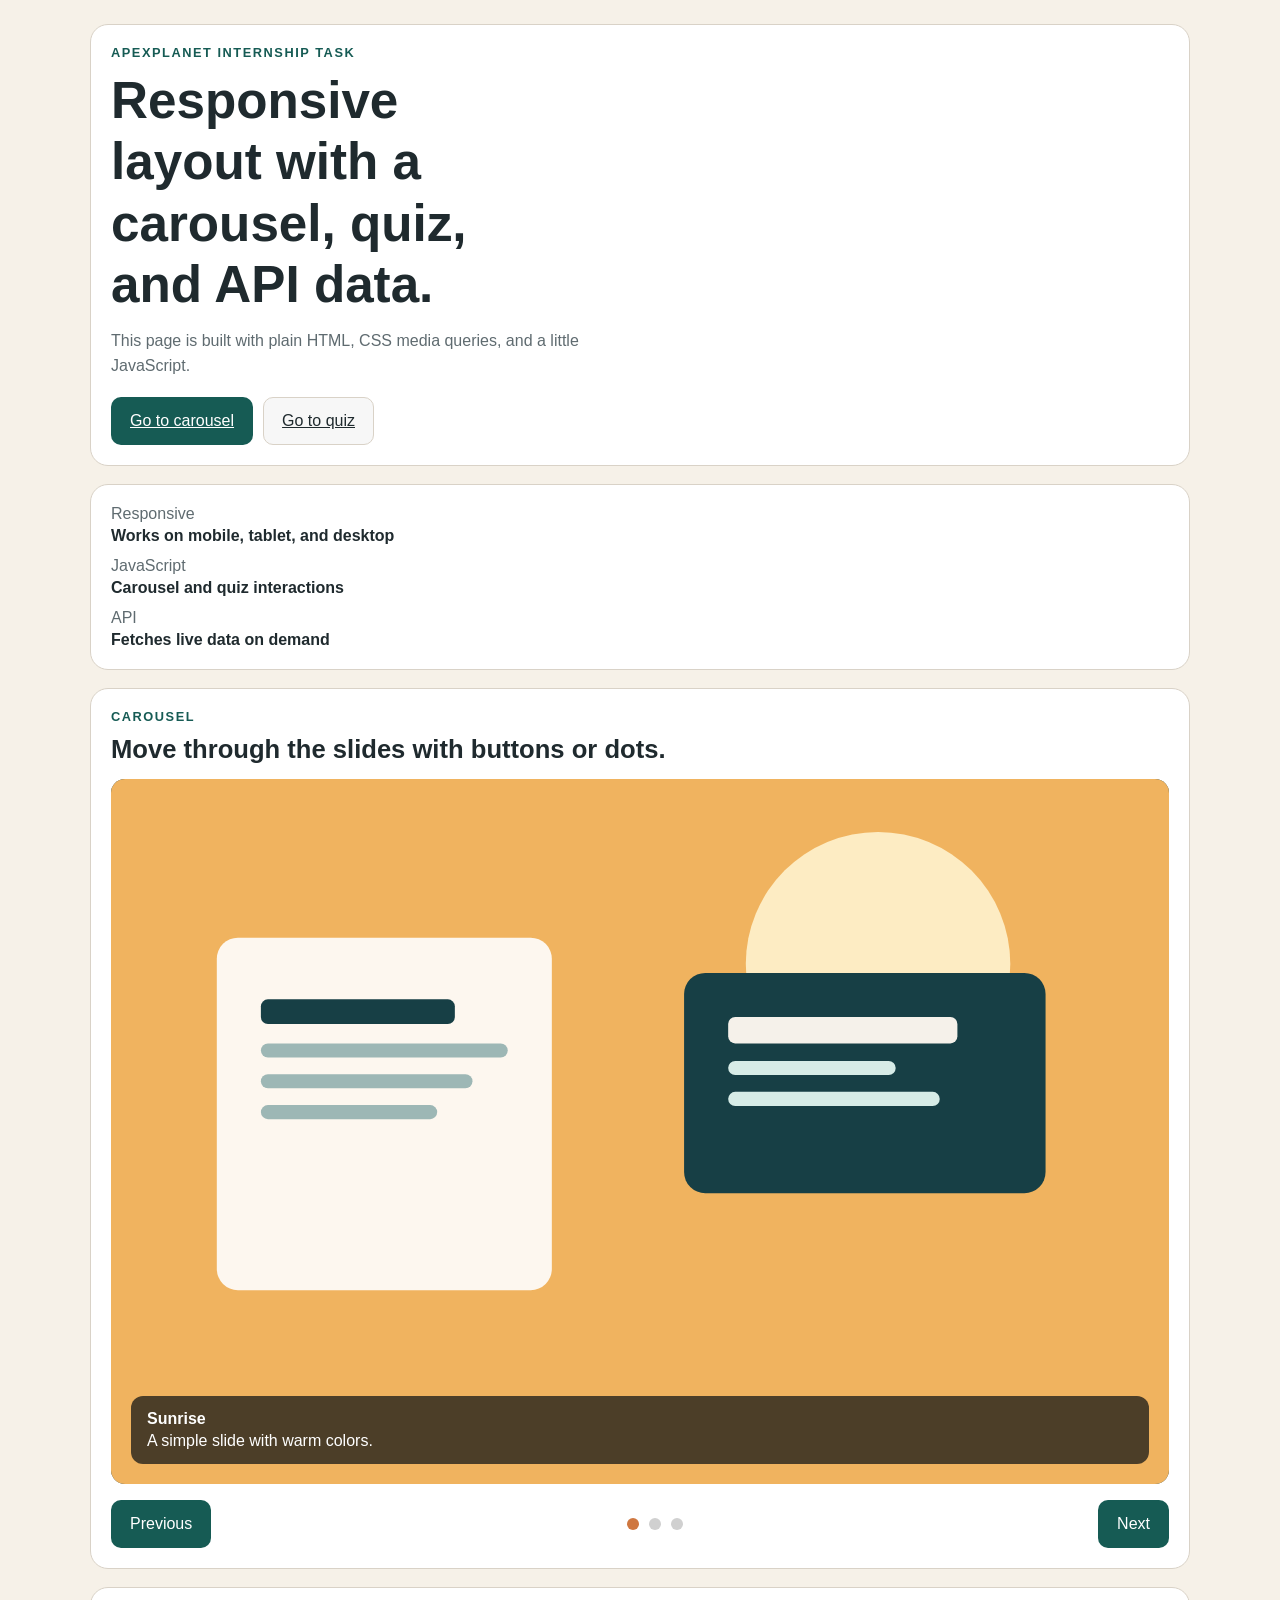
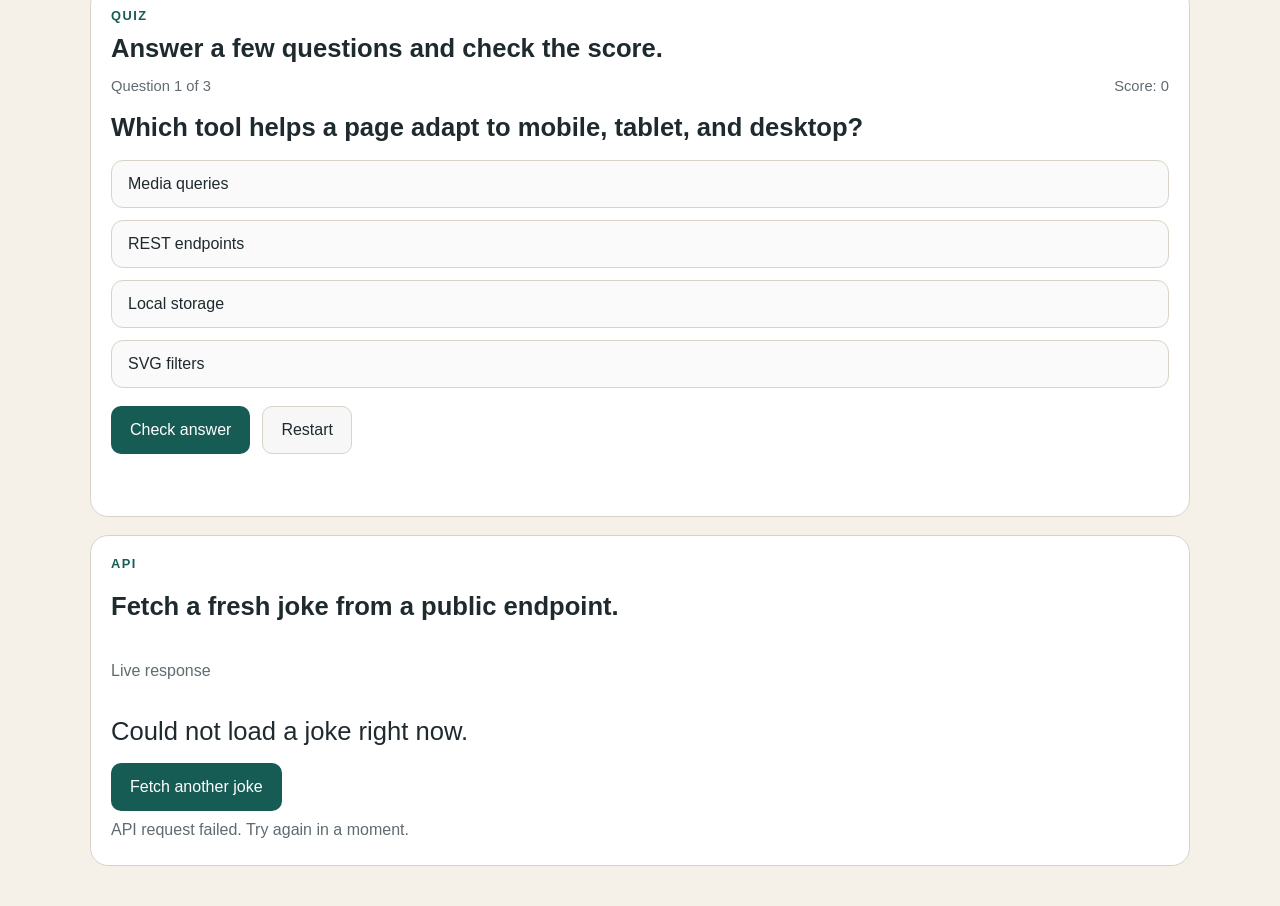
<file: Task_3/index.html>
<!DOCTYPE html>
<html lang="en">
<head>
  <meta charset="UTF-8" />
  <meta name="viewport" content="width=device-width, initial-scale=1.0" />
  <title>Task 3 | Responsive Page</title>
  <link rel="stylesheet" href="style.css" />
</head>
<body>
  <main class="page-shell">
    <header class="intro card">
      <p class="eyebrow">ApexPlanet Internship Task</p>
      <h1>Responsive layout with a carousel, quiz, and API data.</h1>
      <p class="lede">
        This page is built with plain HTML, CSS media queries, and a little JavaScript.
      </p>
      <div class="hero-actions">
        <a href="#carousel" class="primary-btn">Go to carousel</a>
        <a href="#quiz" class="secondary-btn">Go to quiz</a>
      </div>
    </header>

    <section class="card note-row">
      <div>
        <span class="small-label">Responsive</span>
        <strong>Works on mobile, tablet, and desktop</strong>
      </div>
      <div>
        <span class="small-label">JavaScript</span>
        <strong>Carousel and quiz interactions</strong>
      </div>
      <div>
        <span class="small-label">API</span>
        <strong>Fetches live data on demand</strong>
      </div>
    </section>

    <section class="grid">
      <article class="card" id="carousel">
        <p class="eyebrow">Carousel</p>
        <h2>Move through the slides with buttons or dots.</h2>
        <div class="carousel">
          <div class="carousel-stage" aria-live="polite">
            <img id="carouselImage" alt="Carousel slide" />
            <div class="carousel-caption">
              <strong id="carouselTitle"></strong>
              <p id="carouselDescription"></p>
            </div>
          </div>
          <div class="carousel-controls">
            <button id="prevSlide" type="button">Previous</button>
            <div class="dots" id="slideDots" aria-label="Carousel navigation"></div>
            <button id="nextSlide" type="button">Next</button>
          </div>
        </div>
      </article>

      <article class="card" id="quiz">
        <p class="eyebrow">Quiz</p>
        <h2>Answer a few questions and check the score.</h2>
        <div class="quiz" id="quizApp">
          <div class="quiz-meta">
            <span id="questionCounter"></span>
            <span id="scoreCounter"></span>
          </div>
          <h3 id="questionText"></h3>
          <div class="answers" id="answerList"></div>
          <div class="quiz-actions">
            <button id="quizNext" type="button">Check answer</button>
            <button id="quizRestart" type="button" class="ghost-btn">Restart</button>
          </div>
          <p id="quizFeedback" class="feedback"></p>
        </div>
      </article>

      <article class="card api-card" id="api">
        <p class="eyebrow">API</p>
        <h2>Fetch a fresh joke from a public endpoint.</h2>
        <p class="api-label">Live response</p>
        <blockquote id="jokeText">Loading a fresh joke...</blockquote>
        <button id="refreshJoke" type="button">Fetch another joke</button>
        <p id="apiStatus" class="status"></p>
      </article>
    </section>
  </main>

  <script src="script.js"></script>
</body>
</html>
</file>
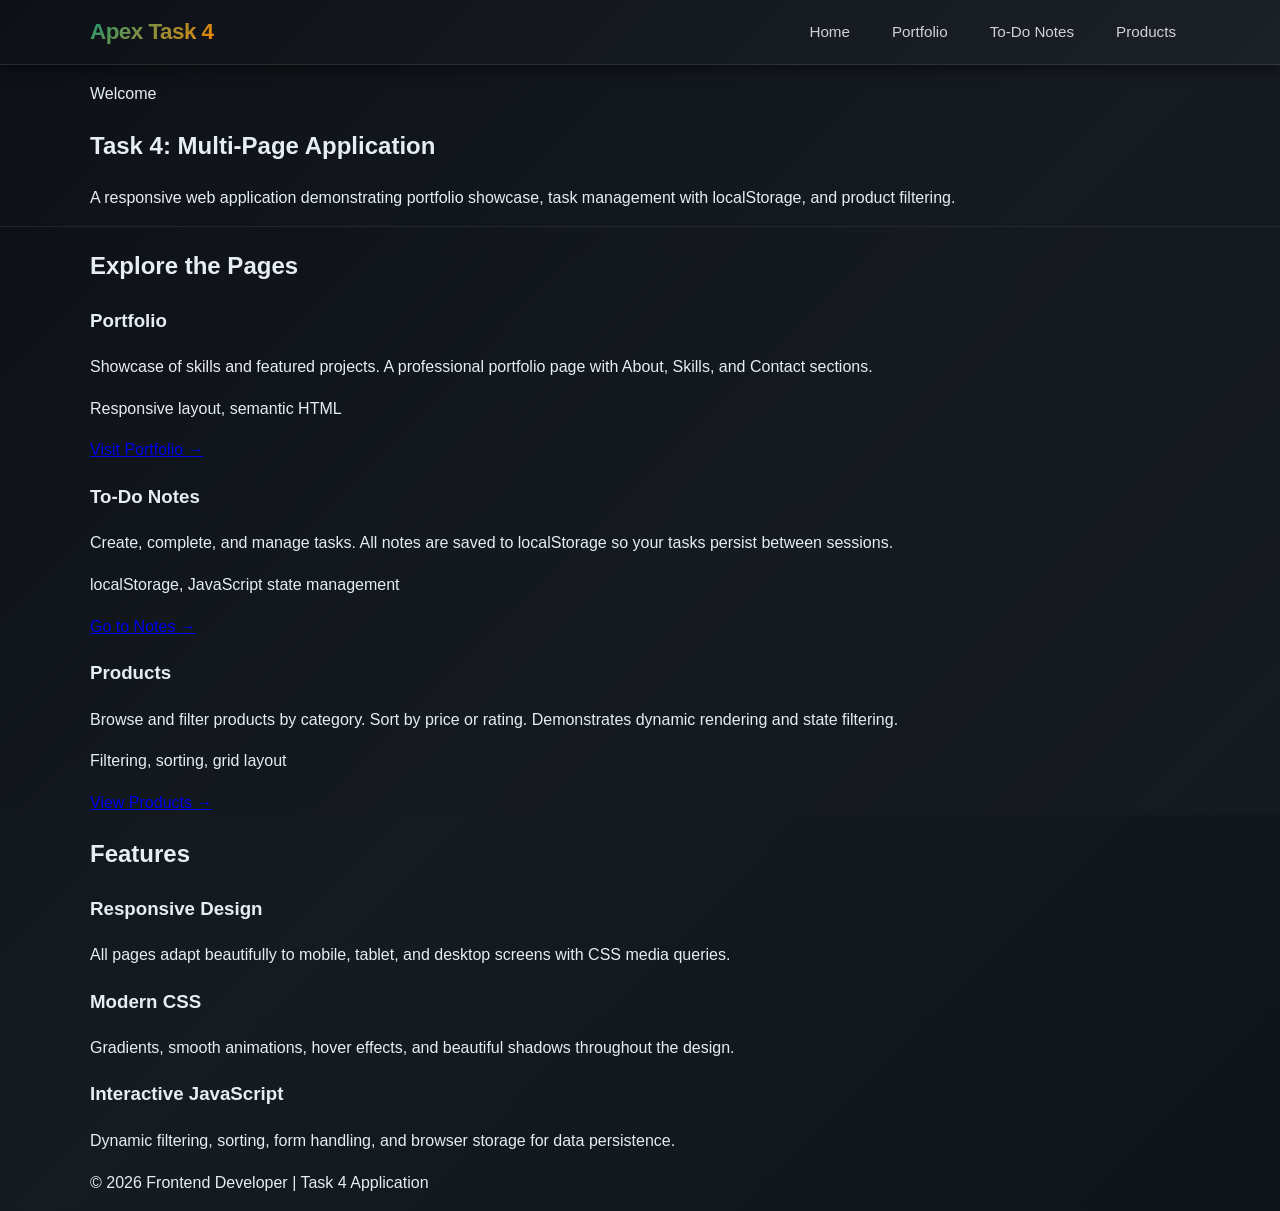
<file: Task_4/index.html>
<!DOCTYPE html>
<html lang="en">
<head>
  <meta charset="UTF-8" />
  <meta name="viewport" content="width=device-width, initial-scale=1.0" />
  <title>Task 4 | Home</title>
  <link rel="stylesheet" href="style.css" />
</head>
<body>
  <header class="site-header">
    <div class="container nav-wrap">
      <h1 class="logo">Apex Task 4</h1>
      <nav>
        <a href="index.html" class="active">Home</a>
        <a href="portfolio.html">Portfolio</a>
        <a href="notes.html">To-Do Notes</a>
        <a href="products.html">Products</a>
      </nav>
    </div>
  </header>

  <main>
    <section class="section">
      <div class="container">
        <p class="tag">Welcome</p>
        <h2>Task 4: Multi-Page Application</h2>
        <p class="lead">
          A responsive web application demonstrating portfolio showcase, task management with localStorage, and product filtering.
        </p>
      </div>
    </section>

    <section class="section alt">
      <div class="container">
        <h2>Explore the Pages</h2>
        <div class="portfolio-grid">
          <article class="card">
            <h3>Portfolio</h3>
            <p>
              Showcase of skills and featured projects. A professional portfolio page with About, Skills, and Contact sections.
            </p>
            <p class="meta">Responsive layout, semantic HTML</p>
            <a href="portfolio.html" class="btn-link">Visit Portfolio →</a>
          </article>

          <article class="card">
            <h3>To-Do Notes</h3>
            <p>
              Create, complete, and manage tasks. All notes are saved to localStorage so your tasks persist between sessions.
            </p>
            <p class="meta">localStorage, JavaScript state management</p>
            <a href="notes.html" class="btn-link">Go to Notes →</a>
          </article>

          <article class="card">
            <h3>Products</h3>
            <p>
              Browse and filter products by category. Sort by price or rating. Demonstrates dynamic rendering and state filtering.
            </p>
            <p class="meta">Filtering, sorting, grid layout</p>
            <a href="products.html" class="btn-link">View Products →</a>
          </article>
        </div>
      </div>
    </section>

    <section class="section">
      <div class="container">
        <h2>Features</h2>
        <div class="portfolio-grid">
          <article class="card">
            <h3>Responsive Design</h3>
            <p>All pages adapt beautifully to mobile, tablet, and desktop screens with CSS media queries.</p>
          </article>
          <article class="card">
            <h3>Modern CSS</h3>
            <p>Gradients, smooth animations, hover effects, and beautiful shadows throughout the design.</p>
          </article>
          <article class="card">
            <h3>Interactive JavaScript</h3>
            <p>Dynamic filtering, sorting, form handling, and browser storage for data persistence.</p>
          </article>
        </div>
      </div>
    </section>
  </main>

  <footer class="site-footer">
    <div class="container">
      <p>&copy; 2026 Frontend Developer | Task 4 Application</p>
    </div>
  </footer>

  <script src="main.js"></script>
</body>
</html>
</file>
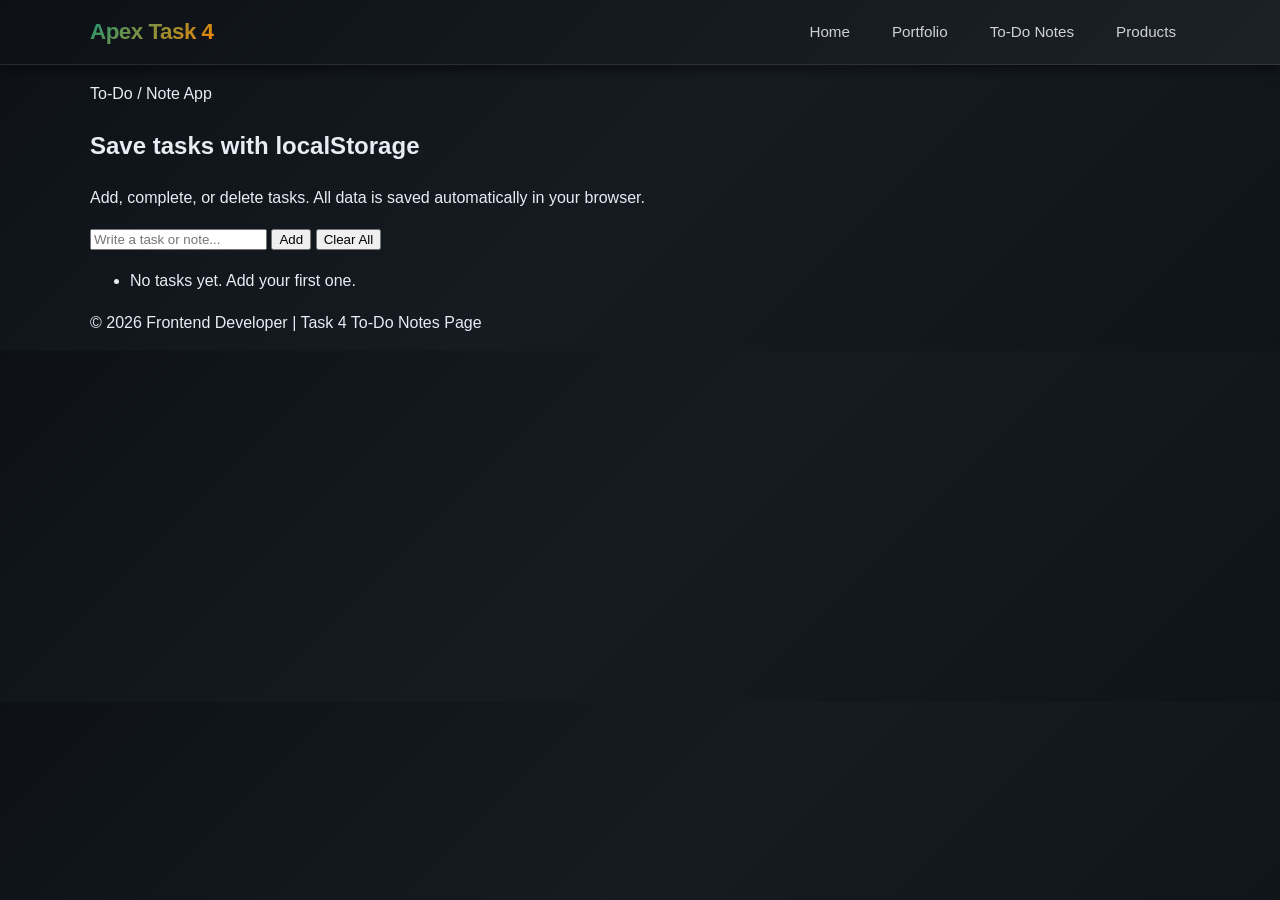
<file: Task_4/notes.html>
<!DOCTYPE html>
<html lang="en">
<head>
  <meta charset="UTF-8" />
  <meta name="viewport" content="width=device-width, initial-scale=1.0" />
  <title>Task 4 | To-Do Notes</title>
  <link rel="stylesheet" href="style.css" />
</head>
<body>
  <header class="site-header">
    <div class="container nav-wrap">
      <h1 class="logo">Apex Task 4</h1>
      <nav>
        <a href="index.html">Home</a>
        <a href="portfolio.html">Portfolio</a>
        <a href="notes.html" class="active">To-Do Notes</a>
        <a href="products.html">Products</a>
      </nav>
    </div>
  </header>

  <main>
    <section class="section">
      <div class="container">
        <p class="tag">To-Do / Note App</p>
        <h2>Save tasks with localStorage</h2>
        <p class="lead">
          Add, complete, or delete tasks. All data is saved automatically in your browser.
        </p>

        <div class="note-controls">
          <input id="noteInput" type="text" placeholder="Write a task or note..." />
          <button id="addNoteBtn" type="button">Add</button>
          <button id="clearNotesBtn" type="button" class="secondary">Clear All</button>
        </div>

        <ul id="notesList" class="notes-list"></ul>
      </div>
    </section>
  </main>

  <footer class="site-footer">
    <div class="container">
      <p>&copy; 2026 Frontend Developer | Task 4 To-Do Notes Page</p>
    </div>
  </footer>

  <script src="notes.js"></script>
</body>
</html>
</file>
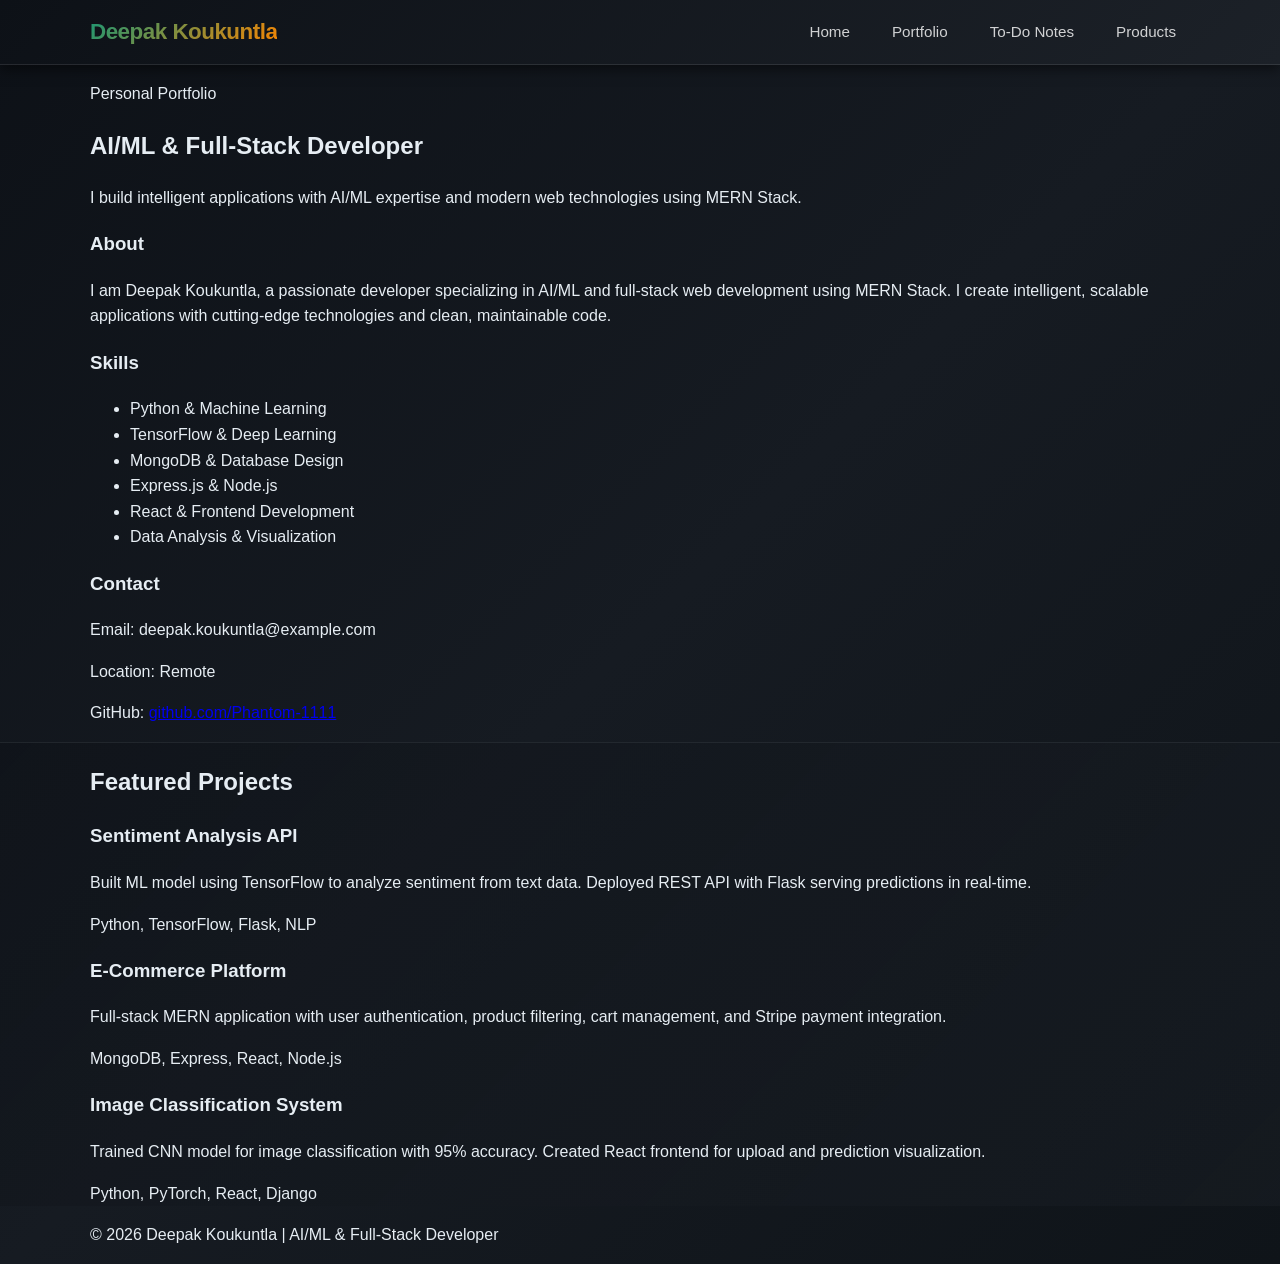
<file: Task_4/portfolio.html>
<!DOCTYPE html>
<html lang="en">
<head>
  <meta charset="UTF-8" />
  <meta name="viewport" content="width=device-width, initial-scale=1.0" />
  <title>Task 4 | Portfolio</title>
  <link rel="stylesheet" href="style.css" />
</head>
<body>
  <header class="site-header">
    <div class="container nav-wrap">
      <h1 class="logo">Deepak Koukuntla</h1>
      <nav>
        <a href="index.html">Home</a>
        <a href="portfolio.html" class="active">Portfolio</a>
        <a href="notes.html">To-Do Notes</a>
        <a href="products.html">Products</a>
      </nav>
    </div>
  </header>

  <main>
    <section class="section">
      <div class="container">
        <p class="tag">Personal Portfolio</p>
        <h2>AI/ML & Full-Stack Developer</h2>
        <p class="lead">
          I build intelligent applications with AI/ML expertise and modern web technologies using MERN Stack.
        </p>

        <div class="portfolio-grid">
          <article class="card">
            <h3>About</h3>
            <p>
              I am Deepak Koukuntla, a passionate developer specializing in AI/ML and full-stack web development using MERN Stack. I create intelligent, scalable applications with cutting-edge technologies and clean, maintainable code.
            </p>
          </article>
          <article class="card">
            <h3>Skills</h3>
            <ul>
              <li>Python & Machine Learning</li>
              <li>TensorFlow & Deep Learning</li>
              <li>MongoDB & Database Design</li>
              <li>Express.js & Node.js</li>
              <li>React & Frontend Development</li>
              <li>Data Analysis & Visualization</li>
            </ul>
          </article>
          <article class="card">
            <h3>Contact</h3>
            <p>Email: deepak.koukuntla@example.com</p>
            <p>Location: Remote</p>
            <p>GitHub: <a href="https://github.com/Phantom-1111" class="btn-link">github.com/Phantom-1111</a></p>
          </article>
        </div>
      </div>
    </section>

    <section class="section alt">
      <div class="container">
        <h2>Featured Projects</h2>
        <div class="portfolio-grid">
          <article class="card">
            <h3>Sentiment Analysis API</h3>
            <p>Built ML model using TensorFlow to analyze sentiment from text data. Deployed REST API with Flask serving predictions in real-time.</p>
            <p class="meta">Python, TensorFlow, Flask, NLP</p>
          </article>
          <article class="card">
            <h3>E-Commerce Platform</h3>
            <p>Full-stack MERN application with user authentication, product filtering, cart management, and Stripe payment integration.</p>
            <p class="meta">MongoDB, Express, React, Node.js</p>
          </article>
          <article class="card">
            <h3>Image Classification System</h3>
            <p>Trained CNN model for image classification with 95% accuracy. Created React frontend for upload and prediction visualization.</p>
            <p class="meta">Python, PyTorch, React, Django</p>
          </article>
        </div>
      </div>
    </section>
  </main>

  <footer class="site-footer">
    <div class="container">
      <p>&copy; 2026 Deepak Koukuntla | AI/ML & Full-Stack Developer</p>
    </div>
  </footer>

  <script src="main.js"></script>
</body>
</html>
</file>
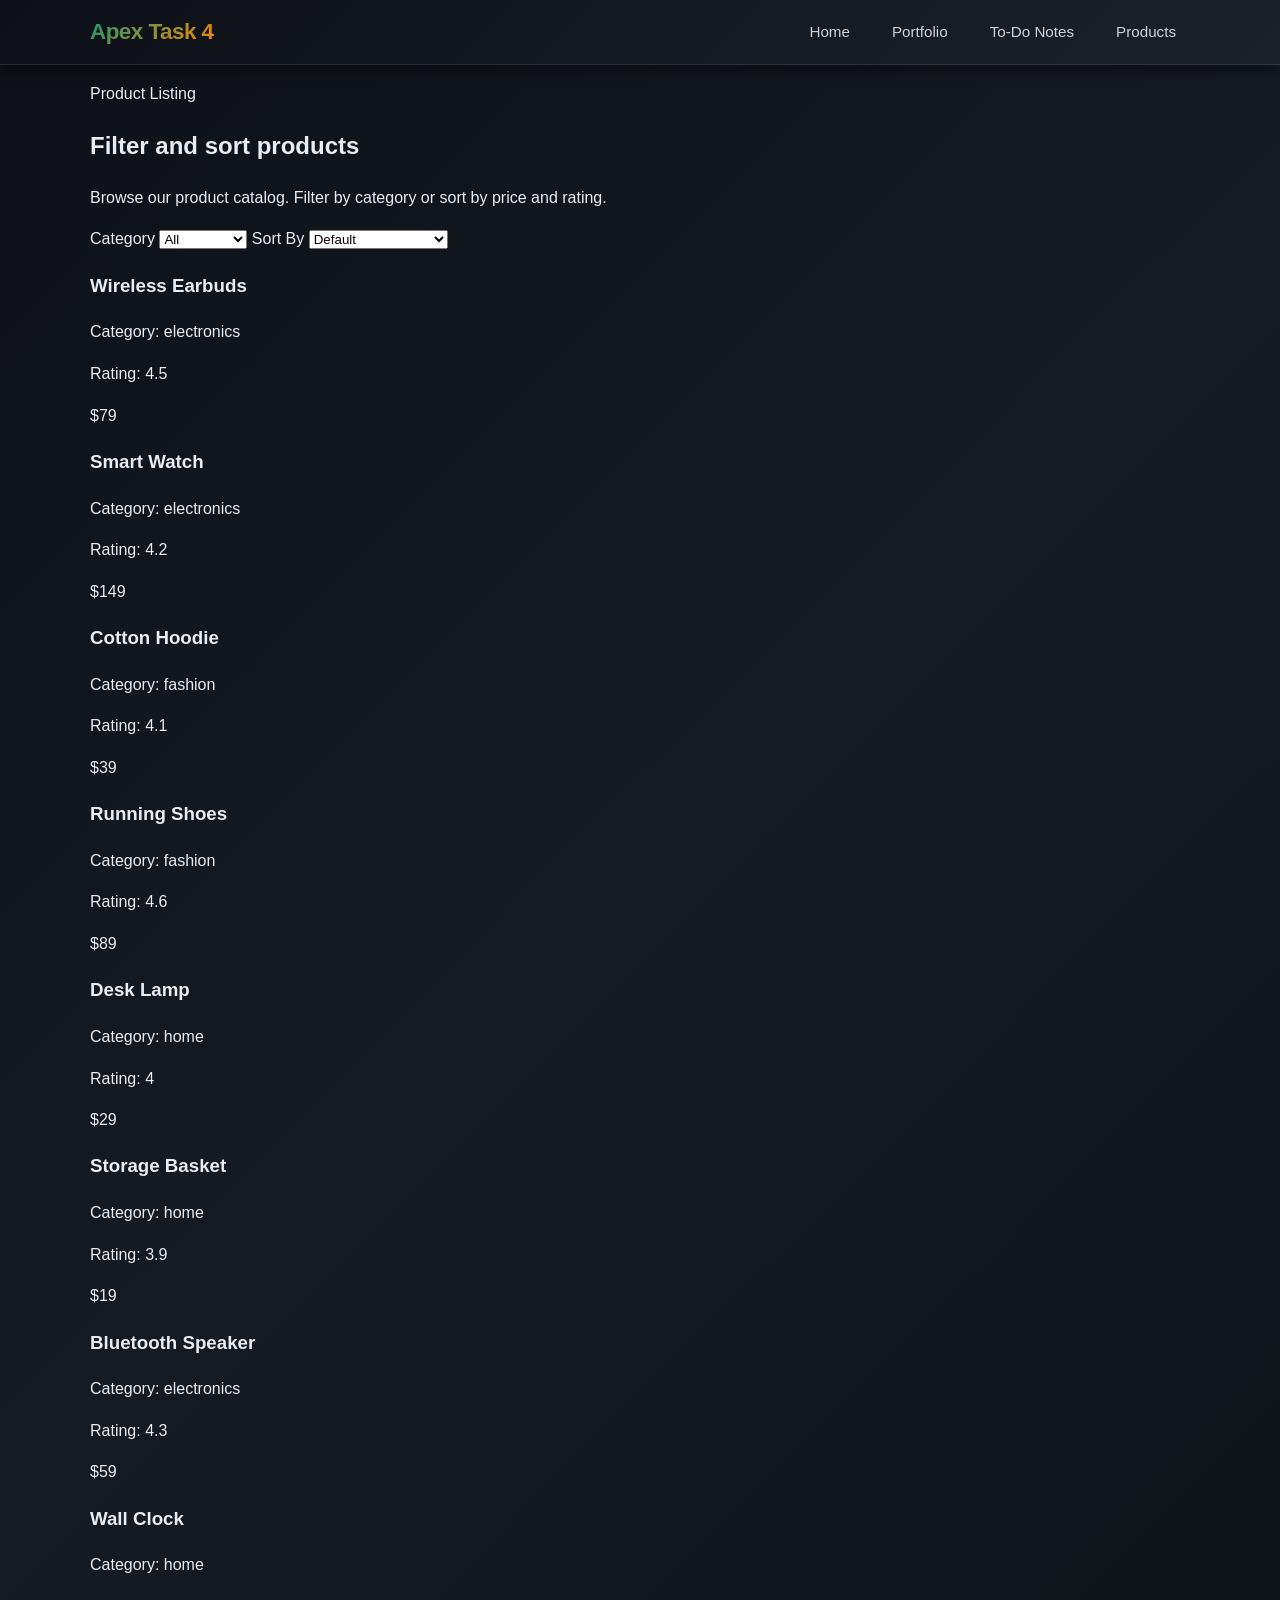
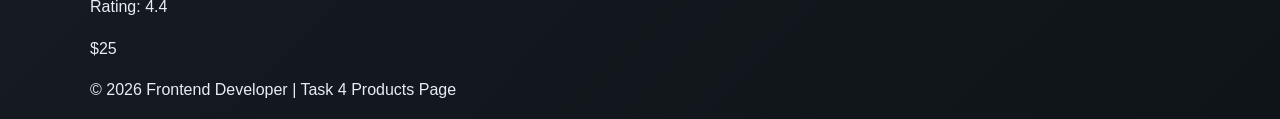
<file: Task_4/products.html>
<!DOCTYPE html>
<html lang="en">
<head>
  <meta charset="UTF-8" />
  <meta name="viewport" content="width=device-width, initial-scale=1.0" />
  <title>Task 4 | Products</title>
  <link rel="stylesheet" href="style.css" />
</head>
<body>
  <header class="site-header">
    <div class="container nav-wrap">
      <h1 class="logo">Apex Task 4</h1>
      <nav>
        <a href="index.html">Home</a>
        <a href="portfolio.html">Portfolio</a>
        <a href="notes.html">To-Do Notes</a>
        <a href="products.html" class="active">Products</a>
      </nav>
    </div>
  </header>

  <main>
    <section class="section">
      <div class="container">
        <p class="tag">Product Listing</p>
        <h2>Filter and sort products</h2>
        <p class="lead">
          Browse our product catalog. Filter by category or sort by price and rating.
        </p>

        <div class="filters">
          <label>
            Category
            <select id="categoryFilter">
              <option value="all">All</option>
              <option value="electronics">Electronics</option>
              <option value="fashion">Fashion</option>
              <option value="home">Home</option>
            </select>
          </label>

          <label>
            Sort By
            <select id="sortFilter">
              <option value="default">Default</option>
              <option value="priceLow">Price: Low to High</option>
              <option value="priceHigh">Price: High to Low</option>
              <option value="ratingHigh">Rating: High to Low</option>
            </select>
          </label>
        </div>

        <div id="productsGrid" class="products-grid"></div>
      </div>
    </section>
  </main>

  <footer class="site-footer">
    <div class="container">
      <p>&copy; 2026 Frontend Developer | Task 4 Products Page</p>
    </div>
  </footer>

  <script src="products.js"></script>
</body>
</html>
</file>
<file: Task_3/style.css>
:root {
  --bg: #f6f1e8;
  --panel: #ffffff;
  --text: #1f2a2e;
  --muted: #5f6b70;
  --brand: #165b54;
  --accent: #cf7740;
  --border: #d9d2c7;
}

* {
  box-sizing: border-box;
}

html {
  scroll-behavior: smooth;
}

body {
  margin: 0;
  min-height: 100vh;
  font-family: Arial, Helvetica, sans-serif;
  color: var(--text);
  background: var(--bg);
}

img {
  display: block;
  max-width: 100%;
}

button,
a {
  font: inherit;
}

button {
  border: 0;
  cursor: pointer;
}

.page-shell {
  width: min(1100px, calc(100% - 24px));
  margin: 0 auto;
  padding: 24px 0 40px;
}

.intro,
.card {
  background: var(--panel);
  border: 1px solid var(--border);
  border-radius: 18px;
}

.intro {
  padding: 24px;
  margin-bottom: 18px;
}

.grid {
  display: grid;
  gap: 18px;
}

.eyebrow {
  margin: 0 0 10px;
  color: var(--brand);
  font-size: 0.8rem;
  font-weight: 700;
  letter-spacing: 0.12em;
  text-transform: uppercase;
}

.intro h1,
.card h2,
.quiz h3 {
  margin: 0;
  line-height: 1.2;
}

.intro h1 {
  font-size: clamp(2rem, 4vw, 3.6rem);
  max-width: 14ch;
}

.lede {
  margin: 12px 0 0;
  max-width: 58ch;
  color: var(--muted);
  line-height: 1.6;
}

.hero-actions {
  display: flex;
  flex-wrap: wrap;
  gap: 10px;
  margin-top: 18px;
}

.primary-btn,
.secondary-btn,
#quizNext,
#refreshJoke,
#prevSlide,
#nextSlide,
.ghost-btn {
  border: 1px solid transparent;
  display: inline-flex;
  align-items: center;
  justify-content: center;
  min-height: 48px;
  padding: 0 18px;
  border-radius: 10px;
  transition: background-color 140ms ease, border-color 140ms ease, color 140ms ease;
}

.primary-btn,
#quizNext,
#refreshJoke,
#prevSlide,
#nextSlide {
  background: var(--brand);
  color: #fff;
}

.primary-btn:hover,
#quizNext:hover,
#refreshJoke:hover,
#prevSlide:hover,
#nextSlide:hover,
.secondary-btn:hover,
.ghost-btn:hover {
  background: #124941;
}

.secondary-btn,
.ghost-btn {
  background: #f7f7f7;
  border-color: var(--border);
  color: var(--text);
}

.note-row {
  display: grid;
  gap: 12px;
  margin-bottom: 18px;
  padding: 18px;
}

.note-row strong {
  display: block;
  margin-top: 4px;
}

.small-label,
.api-label,
.status,
.quiz-meta,
.feedback,
.carousel-caption p,
.answers button {
  color: var(--muted);
}

.card {
  padding: 20px;
}

.card h2 {
  margin: 0 0 14px;
  font-size: clamp(1.5rem, 2vw, 2rem);
}

.carousel {
  display: grid;
  gap: 16px;
}

.carousel-stage {
  position: relative;
  overflow: hidden;
  min-height: 360px;
  border-radius: 14px;
  background: #18383c;
}

.carousel-stage img {
  width: 100%;
  height: 100%;
  object-fit: cover;
}

.carousel-caption {
  position: absolute;
  left: 20px;
  right: 20px;
  bottom: 20px;
  padding: 14px 16px;
  border-radius: 12px;
  background: rgba(8, 14, 18, 0.7);
  color: #fff;
}

.carousel-caption p {
  margin: 4px 0 0;
  color: #fff;
}

.carousel-caption strong {
  display: block;
}

.carousel-controls {
  display: flex;
  align-items: center;
  justify-content: space-between;
  gap: 14px;
}

.dots {
  display: flex;
  justify-content: center;
  flex-wrap: wrap;
  gap: 10px;
}

.dots button {
  width: 12px;
  height: 12px;
  padding: 0;
  border-radius: 50%;
  background: #d0d0d0;
}

.dots button.is-active {
  background: var(--accent);
}

.quiz {
  display: grid;
  gap: 18px;
}

.quiz-meta {
  display: flex;
  justify-content: space-between;
  gap: 12px;
  font-size: 0.92rem;
}

.quiz h3 {
  font-size: clamp(1.5rem, 2vw, 2rem);
}

.answers {
  display: grid;
  gap: 12px;
}

.answers button {
  width: 100%;
  padding: 14px 16px;
  text-align: left;
  border-radius: 12px;
  background: #fafafa;
  border: 1px solid var(--border);
  color: var(--text);
}

.answers button.selected {
  border-color: var(--brand);
  background: #eaf3f2;
}

.answers button.correct {
  border-color: #2f8a50;
  background: #e3f4e8;
}

.answers button.wrong {
  border-color: #c55346;
  background: #f7e4e1;
}

.quiz-actions {
  display: flex;
  flex-wrap: wrap;
  gap: 12px;
}

.feedback,
.status {
  min-height: 24px;
  margin: 0;
}

.api-card {
  display: grid;
  gap: 10px;
}

.api-card blockquote {
  margin: 8px 0 4px;
  font-size: clamp(1.2rem, 2vw, 1.6rem);
  line-height: 1.35;
}

.api-card button {
  width: fit-content;
}

@media (max-width: 980px) {
  .note-row {
    grid-template-columns: repeat(3, minmax(0, 1fr));
  }

  .grid {
    grid-template-columns: 1fr;
  }
}

@media (max-width: 720px) {
  .page-shell {
    width: min(100% - 16px, 1100px);
    padding-top: 16px;
  }

  .intro,
  .card {
    border-radius: 14px;
  }

  .intro,
  .card {
    padding: 18px;
  }

  .note-row {
    grid-template-columns: 1fr;
  }

  .carousel-stage {
    min-height: 280px;
  }

  .carousel-controls {
    flex-direction: column;
    align-items: stretch;
  }

  .dots {
    order: -1;
  }

  .carousel-controls button {
    width: 100%;
  }
}

@media (max-width: 520px) {
  .intro h1 {
    max-width: none;
  }

  .hero-actions,
  .quiz-actions {
    flex-direction: column;
  }

  .primary-btn,
  .secondary-btn,
  #quizNext,
  #refreshJoke,
  .ghost-btn {
    width: 100%;
  }
}
</file>
<file: Task_4/style.css>
:root {
  --bg: linear-gradient(135deg, #0d1117 0%, #161b22 50%, #0f1419 100%);
  --surface: #1c2128;
  --text: #e6edf3;
  --text-light: #c9d1d9;
  --muted: #8b949e;
  --primary: #58a6ff;
  --primary-light: #79c0ff;
  --primary-dark: #3fb950;
  --accent: #ff9e64;
  --success: #56d364;
  --border: #30363d;
  --shadow-sm: 0 1px 3px rgba(0, 0, 0, 0.3);
  --shadow-md: 0 4px 12px rgba(0, 0, 0, 0.5);
  --shadow-lg: 0 12px 32px rgba(0, 0, 0, 0.7);
}

* {
  box-sizing: border-box;
}

body {
  margin: 0;
  font-family: -apple-system, BlinkMacSystemFont, "Segoe UI", Roboto, "Helvetica Neue", Arial, sans-serif;
  color: var(--text);
  background: var(--bg);
  line-height: 1.6;
  font-size: 1rem;
}

.container {
  width: min(1100px, calc(100% - 24px));
  margin: 0 auto;
}

.site-header {
  position: sticky;
  top: 0;
  z-index: 10;
  background: linear-gradient(135deg, #0d1117 0%, #1c2128 100%);
  color: #fff;
  border-bottom: 1px solid rgba(255, 255, 255, 0.1);
  box-shadow: var(--shadow-md);
  animation: slideDown 400ms ease-out;
}

@keyframes slideDown {
  from { transform: translateY(-100%); }
  to { transform: translateY(0); }
}

.nav-wrap {
  display: flex;
  align-items: center;
  justify-content: space-between;
  gap: 16px;
  min-height: 64px;
}

.logo {
  margin: 0;
  font-size: 1.4rem;
  font-weight: 700;
  letter-spacing: -0.5px;
  background: linear-gradient(135deg, #1a9775, #fb8500);
  -webkit-background-clip: text;
  -webkit-text-fill-color: transparent;
  background-clip: text;
}

nav {
  display: flex;
  gap: 14px;
  flex-wrap: wrap;
}

nav a {
  color: rgba(255, 255, 255, 0.8);
  text-decoration: none;
  padding: 8px 14px;
  border-radius: 12px;
  transition: all 200ms ease;
  font-weight: 500;
  font-size: 0.95rem;
}

nav a:hover {
  background: rgba(26, 151, 117, 0.2);
  color: #fff;
}

nav a.active {
  animation: fadeInUp 600ms ease-out;
}

@keyframes fadeInUp {
  from { opacity: 0; transform: translateY(20px); }
  to { opacity: 1; transform: translateY(0); }
}

.section.alt {
  background: linear-gradient(135deg, rgba(13, 17, 23, 0.5) 0%, rgba(28, 33, 40, 0.4) 100%);
  border-top: 1px solid rgba(48, 54, 61, 0.5);
  border-bottom: 1px solid rgba(48, 54, 61, 0.5
}

.section.alt {
  background: linear-gradient(135deg, #f5f9fc 0%, #eef5f9 100%);
  border-top: 1px solid rgba(208, 215, 222, 0.4);
  border-bottom: 1px solid rgba(208, 215, 222, 0.4);
}

.tag {
  margin: 0;
  font-size: 0.8rem;
  letter-spacing: 0.1em;
  text-transform: uppercase;
  color: var(--primary);
  font-weight: 700;
  opacity: 0.9;
}

h2 {
  margin: 12px 0 14px;
  font-size: clamp(1.8rem, 4vw, 2.8rem);
  font-weight: 700;
  letter-spacing: -0.6px;
}

.lead {
  margin: 0;
  color: var(--muted);
  font-size: 1.1rem;
  max-width: 50ch;
}

.portfolio-grid {
  display: grid;
  grid-template-columns: repeat(3, minmax(0, 1fr));
  gap: 20px;
  margin-top: 32px;
}

  animation: scaleIn 500ms cubic-bezier(0.34, 1.56, 0.64, 1);
}

@keyframes scaleIn {
  from { opacity: 0; transform: scale(0.92); }
  to { opacity: 1; transform: scale(1); }
.card {
  background: var(--surface);
  border: 1px solid var(--border);
  border-radius: 16px;
  padding: 28px;
  box-shadow: var(--shadow-sm);
}

.card h3 {
  margin-top: 0;
  margin-bottom: 12px;
  font-size: 1.2rem;
  color: var(--text);
}

.card p {
  margin: 8px 0;
  color: var(--text-light);
  line-height: 1.7;
}

.card ul {
  margin: 12px 0;
  padding-left: 20px;
  color: var(--text-light);
}

.card li {
  margin-bottom: 8px;
}

/* Animation utilities */
.card,
.product-card,
.note-item {
  opacity: 0;
  transform: translateY(12px);
  will-change: opacity, transform;
}

.reveal {
  opacity: 1 !important;
  transform: none !important;
  transition: opacity 380ms cubic-bezier(0.34, 1.56, 0.64, 1), transform 380ms cubic-bezier(0.34, 1.56, 0.64, 1);
}

@keyframes fadeIn {
  from { opacity: 0; transform: translateY(8px); }
  to   { opacity: 1; transform: translateY(0); }
}

.fade-in {
  animation: fadeIn 420ms ease both;
}

@keyframes pop {
  0% { transform: scale(0.96); }
  60% { transform: scale(1.03); }
  100% { transform: scale(1); }
}

.pop {
  animation: pop 360ms ease;
}

@keyframes pulse {
  0%, 100% { box-shadow: 0 0 0 0 rgba(88, 166, 255, 0.3); }
  50% { box-shadow: 0 0 0 8px rgba(88, 166, 255, 0); }
}

.pulse {
  animation: pulse 2s infinite;
}

@keyframes shimmer {
  0% { background-position: -1000px 0; }
  100% { background-position: 1000px 0; }
}

.shimmer {
  background: linear-gradient(to right, var(--muted) 0%, var(--border) 50%, var(--muted) 100%);
  background-size: 1000px 100%;
  animation: shimmer 2s infinite;
}

/* Hover / focus feedback */
.product-card:hover,
.card:hover {
  transform: translateY(-8px);
  transition: transform 280ms cubic-bezier(0.34, 1.56, 0.64, 1), box-shadow 280ms ease;
  box-shadow: var(--shadow-lg);
  border-color: rgba(13, 122, 102, 0.2);
}

button {
  transition: transform 160ms ease, background-color 160ms ease;
}

button:active {
  transform: translateY(1px) scale(0.996);
}

.card h3 {
  margin-top: 0;
}

.card ul {
  margin: 0;
  padding-left: 18px;
}

.note-controls {
  display: grid;
  grid-template-columns: 1fr auto auto;
  gap: 12px;
  margin-top: 20px;
}

input,
select,
button {
  font: inherit;
}

input,
select {
  border: 1.5px solid var(--border);
  border-radius: 12px;
  padding: 12px 14px;
  background: rgba(28, 33, 40, 0.8);
  color: var(--text);
  transition: all 200ms;
  font-size: 1rem;
  animation: inputIn 400ms ease-out;
}

@keyframes inputIn {
  from { opacity: 0; }
  to { opacity: 1; }
}

input::placeholder {
  color: var(--muted);
}

input:focus,
select:focus {
  outline: none;
  border-color: var(--primary);
  box-shadow: 0 0 0 3px rgba(88, 166, 255, 0.2);
  background: rgba(28, 33, 40, 0.95);
}

button {
  border: 0;
  border-radius: 12px;
  background: linear-gradient(135deg, var(--primary) 0%, var(--primary-light) 100%);
  color: #0d1117;
  padding: 12px 18px;
  cursor: pointer;
  font-weight: 600;
  font-size: 0.95rem;
  box-shadow: var(--shadow-sm);
  transition: all 200ms cubic-bezier(0.34, 1.56, 0.64, 1);
  animation: buttonIn 400ms ease-out;
}

@keyframes buttonIn {
  from { transform: translateY(10px); opacity: 0; }
  to { transform: translateY(0); opacity: 1; }
}

button:hover {
  background: linear-gradient(135deg, var(--primary-light) 0%, #58a6ff 100%);
  box-shadow: var(--shadow-md);
  transform: translateY(-2px);
}

button.secondary {
  background: linear-gradient(135deg, #30363d 0%, #21262d 100%);
  color: var(--text);
}

button.secondary:hover {
  background: linear-gradient(135deg, #424a52 0%, #3d444d 100%);
}

.notes-list {
  margin: 24px 0 0;
  padding: 0;
  list-style: none;
  display: grid;
  gap: 12px;
}

.note-item {
  display: flex;
  justify-content: space-between;
  gap: 12px;
  align-items: center;
  background: var(--surface);
  border: 1px solid var(--border);
  border-radius: 14px;
  padding: 16px;
  box-shadow: var(--shadow-sm);
  animation: slideInLeft 400ms ease-out;
}

@keyframes slideInLeft {
  from { opacity: 0; transform: translateX(-20px); }
  to { opacity: 1; transform: translateX(0); }
}

.note-item.done {
  background: rgba(86, 211, 100, 0.08);
  border-color: rgba(86, 211, 100, 0.3);
}

.note-item.done .note-text {
  text-decoration: line-through;
  color: var(--muted);
}

.note-text {
  flex: 1;
}

.note-actions {
  display: flex;
  gap: 8px;
}

.note-actions button {
  padding: 8px 10px;
}

.filters {
  display: grid;
  grid-template-columns: repeat(2, minmax(0, 1fr));
  gap: 16px;
  margin: 24px 0 32px;
  background: linear-gradient(135deg, rgba(88, 166, 255, 0.08), rgba(255, 158, 100, 0.08));
  padding: 20px;
  border-radius: 16px;
  border: 1px solid rgba(88, 166, 255, 0.2);
  animation: fadeInUp 600ms ease-out;
}

.filters label {
  display: grid;
  gap: 8px;
  color: var(--text);
  font-weight: 600;
}

.products-grid {
  display: grid;
  grid-template-columns: repeat(3, minmax(0, 1fr));
  gap: 20px;
  margin-top: 12px;
}

.product-card {
  background: var(--surface);
  border: 1px solid var(--border);
  border-radius: 16px;
  padding: 20px;
  box-shadow: var(--shadow-sm);
  display: grid;
  gap: 12px;
  animation: zoomIn 500ms cubic-bezier(0.34, 1.56, 0.64, 1);
  transition: all 280ms ease;
}

@keyframes zoomIn {
  from { opacity: 0; transform: scale(0.9); }
  to { opacity: 1; transform: scale(1); }
}

.product-card:hover {
  border-color: var(--primary);
  box-shadow: 0 0 0 1px var(--primary), var(--shadow-lg);
}

.product-card h3 {
  margin: 0;
  font-size: 1.15rem;
  font-weight: 700;
  color: var(--text);
}

.meta {
  font-size: 0.9rem;
  color: var(--muted);
  margin: 0;
}

.price {
  margin-top: 4px;
  font-weight: 700;
  font-size: 1.4rem;
  background: linear-gradient(135deg, #ff9e64, #e5c07b);
  -webkit-background-clip: text;
  -webkit-text-fill-color: transparent;
  background-clip: text;
  animation: glow 3s ease-in-out infinite;
}

@keyframes glow {
  0%, 100% { filter: drop-shadow(0 0 0px rgba(255, 158, 100, 0.3)); }
  50% { filter: drop-shadow(0 0 8px rgba(255, 158, 100, 0.6)); }
}

.site-footer {
  border-top: 1px solid var(--border);
  padding: 28px 0 32px;
  color: var(--muted);
  background: linear-gradient(135deg, rgba(13, 17, 23, 0.5), rgba(28, 33, 40, 0.4));
  text-align: center;
  font-size: 0.95rem;
  animation: slideUp 600ms ease-out;
}

@keyframes slideUp {
  from { opacity: 0; transform: translateY(20px); }
  to { opacity: 1; transform: translateY(0); }
}

@media (max-width: 900px) {
  .portfolio-grid,
  .products-grid {
    grid-template-columns: repeat(2, minmax(0, 1fr));
  }
}

@media (max-width: 680px) {
  .nav-wrap {
    flex-direction: column;
    justify-content: center;
    padding: 10px 0;
  }

  .note-controls {
    grid-template-columns: 1fr;
  }

  .filters,
  .portfolio-grid,
  .products-grid {
    grid-template-columns: 1fr;
  }
}

.btn-link {
  display: inline-block;
  color: var(--primary);
  text-decoration: none;
  font-weight: 600;
  margin-top: 8px;
  transition: color 200ms ease;
}

.btn-link:hover {
  color: var(--primary-light);
}
</file>
